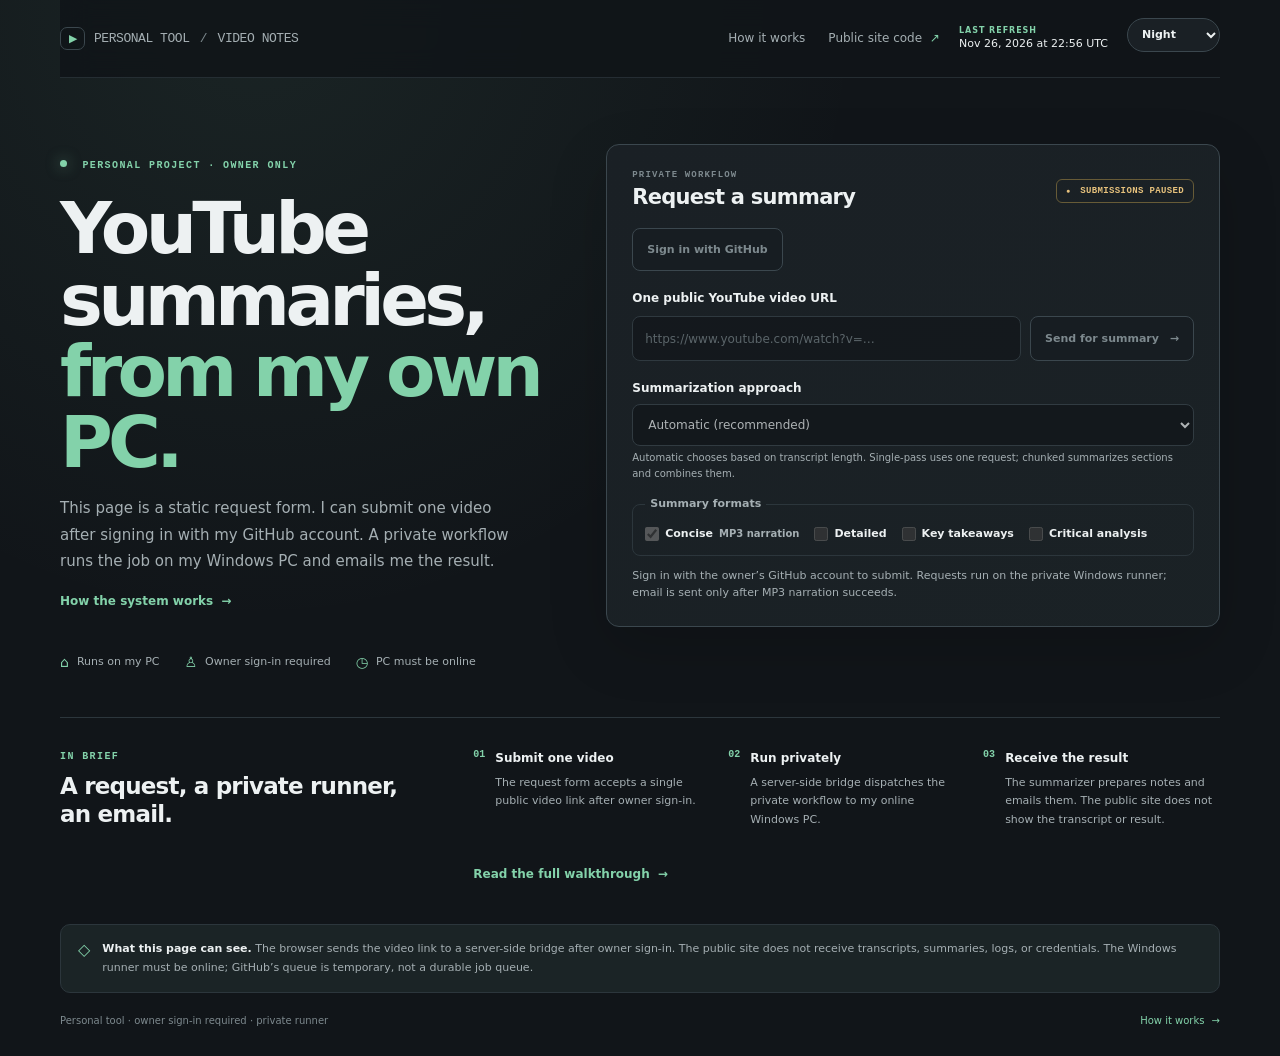
<file: index.html>
<!doctype html>
<html lang="en" data-theme="night">
  <head>
    <meta charset="utf-8">
    <meta name="viewport" content="width=device-width, initial-scale=1">
    <meta name="theme-color" content="#111519">
    <meta name="referrer" content="no-referrer">
    <meta http-equiv="Content-Security-Policy" content="default-src 'self'; script-src 'self'; style-src 'self'; connect-src 'self' https://youtubesum-submit.csibi-levente14.workers.dev; img-src 'self' data:; font-src 'self'; object-src 'none'; base-uri 'none'; form-action 'self'">
    <meta name="description" content="A personal YouTube summarizer. Requests are owner-only and processing runs on a private Windows PC.">
    <title>YouTube Summary Desk · Personal project</title>
    <link rel="stylesheet" href="styles.css">
    <link rel="stylesheet" href="theme.css">
    <script src="theme.js" defer></script>
  </head>
  <body>
    <main class="shell">
      <header class="topbar">
        <a class="brand" href="./" aria-label="YouTube Summary Desk home">
          <span class="brand-mark" aria-hidden="true">▶</span>
          <span>PERSONAL TOOL <span class="brand-divider">/</span> VIDEO NOTES</span>
        </a>
        <div class="topbar-tools">
          <nav class="topnav" aria-label="Main navigation">
            <a href="how-it-works.html">How it works</a>
            <a class="github-link" href="https://github.com/leweex95/youtubesum-pages" target="_blank" rel="noreferrer">Public site code <span aria-hidden="true">↗</span></a>
          </nav>
          <span class="site-updated"><span class="site-updated-label">LAST REFRESH</span><time id="site-refreshed" datetime="2026-11-26T22:56:05Z">Nov 26, 2026 at 22:56 UTC</time></span>
          <label class="theme-picker"><span class="sr-only">Color theme</span><select id="theme-select" aria-label="Color theme"><option value="night">Night</option><option value="sage">Sage</option><option value="paper">Paper</option></select></label>
        </div>
      </header>

      <section class="hero" aria-labelledby="page-title">
        <div class="hero-grid">
          <div class="hero-copy">
            <p class="eyebrow"><span class="pulse" aria-hidden="true"></span> PERSONAL PROJECT · OWNER ONLY</p>
            <h1 id="page-title">YouTube summaries,<br><span>from my own PC.</span></h1>
            <p class="intro">This page is a static request form. I can submit one video after signing in with my GitHub account. A private workflow runs the job on my Windows PC and emails me the result.</p>
            <a class="text-link hero-link" href="how-it-works.html">How the system works <span aria-hidden="true">→</span></a>
          </div>

          <div class="request-card" id="request" aria-labelledby="request-title">
          <div class="card-heading">
            <div>
              <p class="card-kicker">PRIVATE WORKFLOW</p>
              <h2 id="request-title">Request a summary</h2>
            </div>
            <span id="bridge-badge" class="setup-badge"><span aria-hidden="true">●</span> SUBMISSIONS PAUSED</span>
          </div>
          <div class="auth-row">
            <button id="sign-in" type="button" disabled>Sign in with GitHub</button>
            <button id="sign-out" class="secondary-button" type="button" hidden>Sign out</button>
          </div>
          <form id="request-form">
            <label for="video-url">One public YouTube video URL</label>
            <div class="request-row">
              <input id="video-url" name="youtube_url" type="url" inputmode="url" autocomplete="url" placeholder="https://www.youtube.com/watch?v=…" required disabled aria-describedby="setup-note">
              <button id="submit-request" type="submit" disabled>Send for summary <span aria-hidden="true">→</span></button>
            </div>
            <div class="request-options">
              <label for="summary-mode">Summarization approach</label>
              <select id="summary-mode" name="summary_mode" disabled>
                <option value="auto">Automatic (recommended)</option>
                <option value="single">Single-pass</option>
                <option value="chunked">Chunked, then synthesized</option>
              </select>
              <p class="option-help">Automatic chooses based on transcript length. Single-pass uses one request; chunked summarizes sections and combines them.</p>
              <fieldset id="summary-formats" disabled>
                <legend>Summary formats</legend>
                <label><input type="checkbox" name="format" value="concise" checked> Concise <span>MP3 narration</span></label>
                <label><input type="checkbox" name="format" value="detailed"> Detailed</label>
                <label><input type="checkbox" name="format" value="key_takeaways"> Key takeaways</label>
                <label><input type="checkbox" name="format" value="critical"> Critical analysis</label>
              </fieldset>
              <section id="prompt-editor" class="prompt-editor" aria-label="Prompt templates" hidden>
                <h3>Prompt templates <span>Optional · applies to this request only</span></h3>
                <p>Open a summary or chunking prompt to inspect or edit it. Edits apply to this request only; keep the required placeholders <code>{transcript}</code> and <code>{output_language}</code>.</p>
                <div id="prompt-list"></div>
              </section>
            </div>
          </form>
          <p id="setup-note" class="setup-note" role="status" aria-live="polite">Sign in with the owner’s GitHub account to submit. Requests run on the private Windows runner; email is sent only after MP3 narration succeeds.</p>
          <section id="progress-panel" class="progress-panel" aria-live="polite" hidden>
            <div class="progress-heading"><span id="progress-spinner" class="spinner" aria-hidden="true" hidden></span><h3 id="progress-title">Request progress</h3><button id="cancel-request" class="cancel-button secondary-button" type="button" hidden>Cancel request</button></div>
            <ol id="progress-feed" class="progress-feed"></ol>
            <a id="actions-link" class="actions-link" href="https://github.com/leweex95/youtubesum/actions/workflows/summarize.yml" target="_blank" rel="noopener noreferrer">Open private Actions status <span aria-hidden="true">↗</span></a>
          </section>
          </div>

        </div>
        <div class="trust-row" aria-label="Service properties">
          <div><span class="trust-icon" aria-hidden="true">⌂</span><span>Runs on my PC</span></div>
          <div><span class="trust-icon" aria-hidden="true">♙</span><span>Owner sign-in required</span></div>
          <div><span class="trust-icon" aria-hidden="true">◷</span><span>PC must be online</span></div>
        </div>
      </section>

      <section class="how" aria-labelledby="how-title">
        <div class="section-intro">
          <p class="eyebrow">IN BRIEF</p>
          <h2 id="how-title">A request, a private runner, an email.</h2>
        </div>
        <ol class="steps">
          <li><span class="step-number">01</span><div><h3>Submit one video</h3><p>The request form accepts a single public video link after owner sign-in.</p></div></li>
          <li><span class="step-number">02</span><div><h3>Run privately</h3><p>A server-side bridge dispatches the private workflow to my online Windows PC.</p></div></li>
          <li><span class="step-number">03</span><div><h3>Receive the result</h3><p>The summarizer prepares notes and emails them. The public site does not show the transcript or result.</p></div></li>
        </ol>
        <a class="text-link" href="how-it-works.html">Read the full walkthrough <span aria-hidden="true">→</span></a>
      </section>

      <aside class="privacy-note">
        <span class="privacy-icon" aria-hidden="true">◇</span>
        <p><strong>What this page can see.</strong> The browser sends the video link to a server-side bridge after owner sign-in. The public site does not receive transcripts, summaries, logs, or credentials. The Windows runner must be online; GitHub’s queue is temporary, not a durable job queue.</p>
      </aside>

      <footer>
        <span>Personal tool · owner sign-in required · private runner</span>
        <a href="how-it-works.html">How it works <span aria-hidden="true">→</span></a>
      </footer>
    </main>
    <script src="app.js" defer></script>
  </body>
</html>
</file>
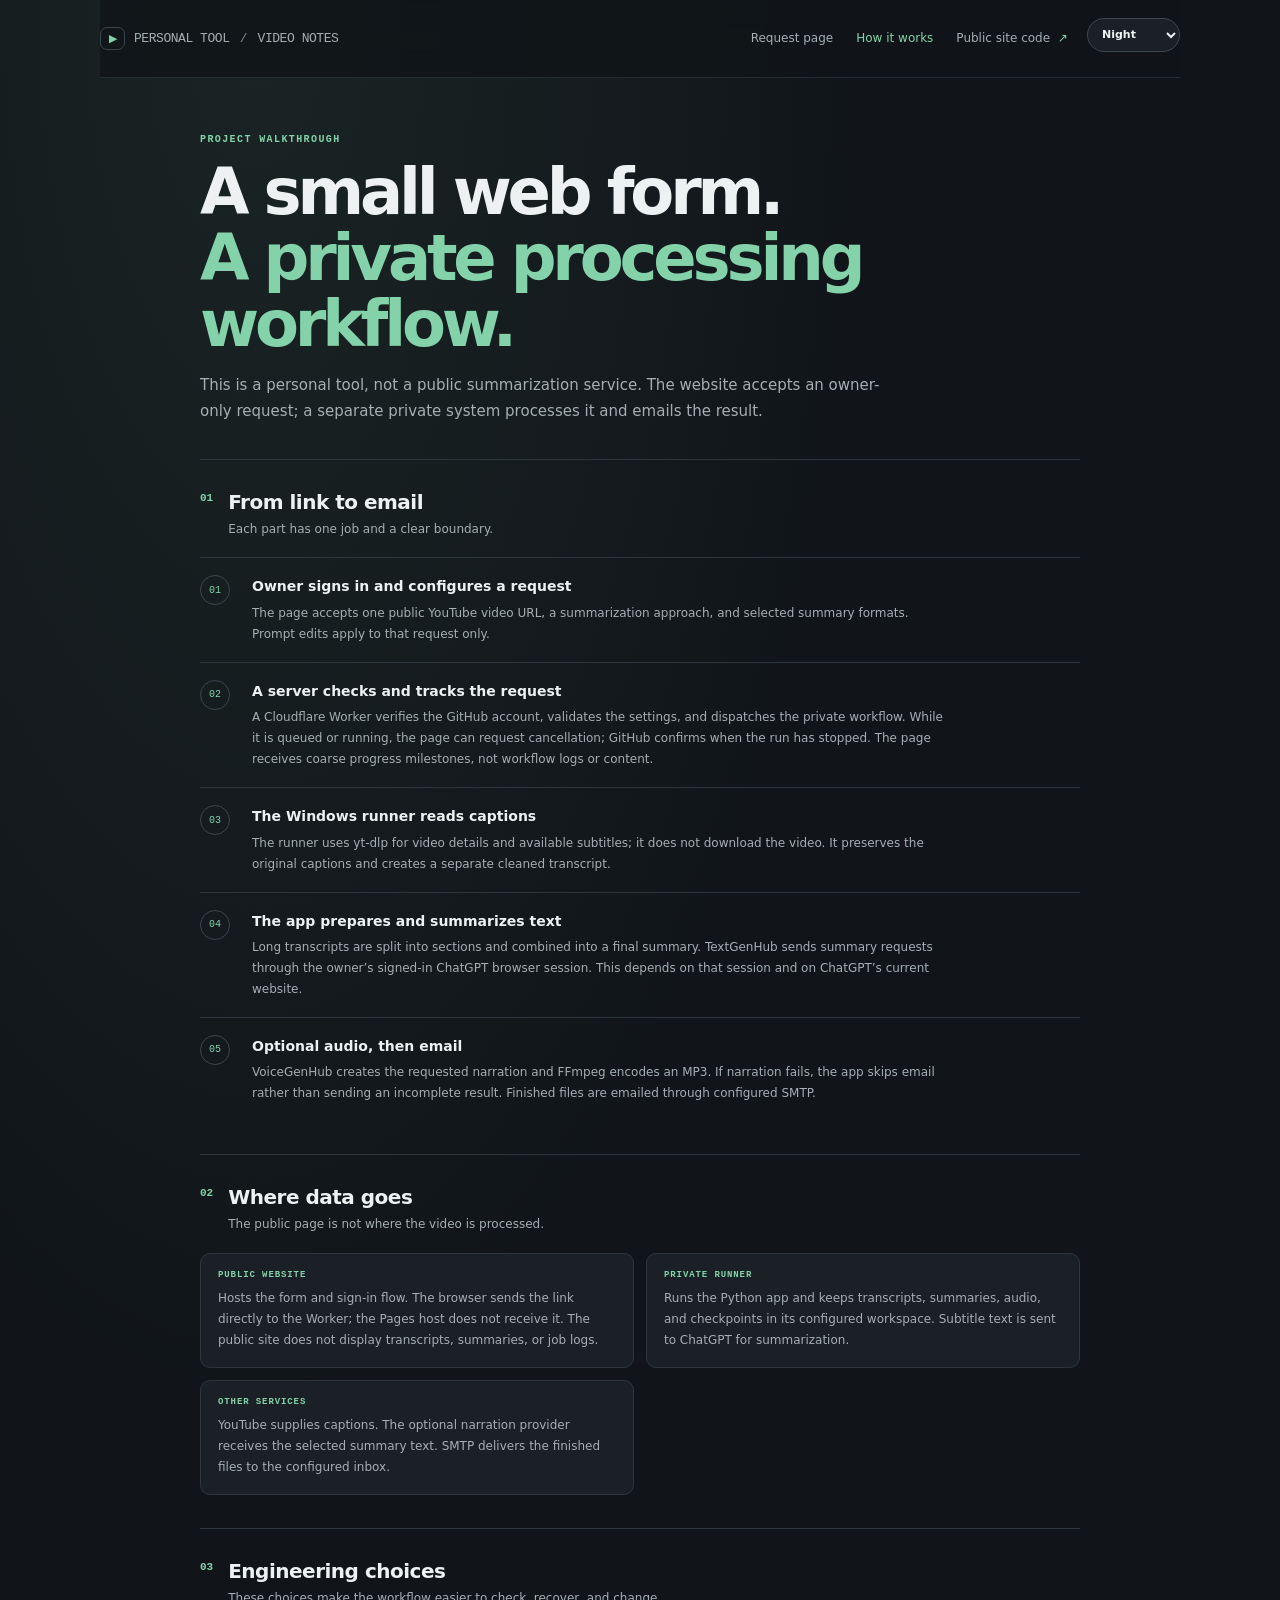
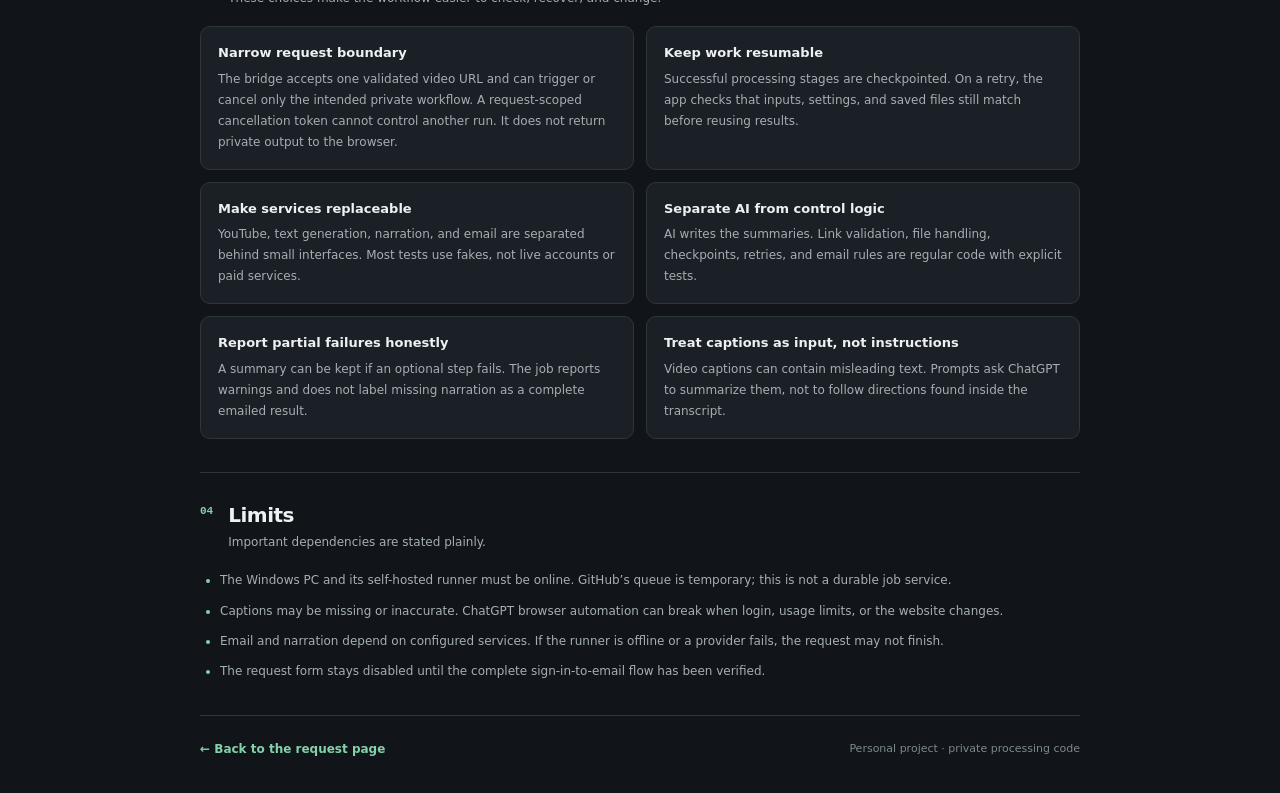
<file: how-it-works.html>
<!doctype html>
<html lang="en" data-theme="night">
  <head>
    <meta charset="utf-8">
    <meta name="viewport" content="width=device-width, initial-scale=1">
    <meta name="theme-color" content="#111519">
    <meta name="referrer" content="no-referrer">
    <meta http-equiv="Content-Security-Policy" content="default-src 'self'; script-src 'self'; style-src 'self'; connect-src 'self'; img-src 'self' data:; font-src 'self'; object-src 'none'; base-uri 'none'; form-action 'self'">
    <meta name="description" content="A plain-language walkthrough of the private YouTube summarizer, its data boundaries, and engineering choices.">
    <title>How it works · YouTube Summary Desk</title>
    <link rel="stylesheet" href="styles.css">
    <link rel="stylesheet" href="theme.css">
    <script src="theme.js" defer></script>
  </head>
  <body>
    <main class="shell walkthrough-shell">
      <header class="topbar">
        <a class="brand" href="./" aria-label="YouTube Summary Desk home">
          <span class="brand-mark" aria-hidden="true">▶</span>
          <span>PERSONAL TOOL <span class="brand-divider">/</span> VIDEO NOTES</span>
        </a>
        <div class="topbar-tools">
          <nav class="topnav" aria-label="Main navigation">
            <a href="./">Request page</a>
            <a class="current" href="how-it-works.html" aria-current="page">How it works</a>
            <a class="github-link" href="https://github.com/leweex95/youtubesum-pages" target="_blank" rel="noreferrer">Public site code <span aria-hidden="true">↗</span></a>
          </nav>
          <label class="theme-picker"><span class="sr-only">Color theme</span><select id="theme-select" aria-label="Color theme"><option value="night">Night</option><option value="sage">Sage</option><option value="paper">Paper</option></select></label>
        </div>
      </header>

      <article class="walkthrough">
        <header class="walkthrough-intro">
          <p class="eyebrow">PROJECT WALKTHROUGH</p>
          <h1>A small web form.<br><span>A private processing workflow.</span></h1>
          <p>This is a personal tool, not a public summarization service. The website accepts an owner-only request; a separate private system processes it and emails the result.</p>
        </header>

        <section class="walk-section" aria-labelledby="flow-title">
          <div class="walk-heading"><span class="walk-index">01</span><div><h2 id="flow-title">From link to email</h2><p>Each part has one job and a clear boundary.</p></div></div>
          <ol class="flow-list">
            <li><span>01</span><div><h3>Owner signs in and configures a request</h3><p>The page accepts one public YouTube video URL, a summarization approach, and selected summary formats. Prompt edits apply to that request only.</p></div></li>
            <li><span>02</span><div><h3>A server checks and tracks the request</h3><p>A Cloudflare Worker verifies the GitHub account, validates the settings, and dispatches the private workflow. While it is queued or running, the page can request cancellation; GitHub confirms when the run has stopped. The page receives coarse progress milestones, not workflow logs or content.</p></div></li>
            <li><span>03</span><div><h3>The Windows runner reads captions</h3><p>The runner uses yt-dlp for video details and available subtitles; it does not download the video. It preserves the original captions and creates a separate cleaned transcript.</p></div></li>
            <li><span>04</span><div><h3>The app prepares and summarizes text</h3><p>Long transcripts are split into sections and combined into a final summary. TextGenHub sends summary requests through the owner’s signed-in ChatGPT browser session. This depends on that session and on ChatGPT’s current website.</p></div></li>
            <li><span>05</span><div><h3>Optional audio, then email</h3><p>VoiceGenHub creates the requested narration and FFmpeg encodes an MP3. If narration fails, the app skips email rather than sending an incomplete result. Finished files are emailed through configured SMTP.</p></div></li>
          </ol>
        </section>

        <section class="walk-section" aria-labelledby="boundaries-title">
          <div class="walk-heading"><span class="walk-index">02</span><div><h2 id="boundaries-title">Where data goes</h2><p>The public page is not where the video is processed.</p></div></div>
          <div class="boundary-grid">
            <div><span class="boundary-label">Public website</span><p>Hosts the form and sign-in flow. The browser sends the link directly to the Worker; the Pages host does not receive it. The public site does not display transcripts, summaries, or job logs.</p></div>
            <div><span class="boundary-label">Private runner</span><p>Runs the Python app and keeps transcripts, summaries, audio, and checkpoints in its configured workspace. Subtitle text is sent to ChatGPT for summarization.</p></div>
            <div><span class="boundary-label">Other services</span><p>YouTube supplies captions. The optional narration provider receives the selected summary text. SMTP delivers the finished files to the configured inbox.</p></div>
          </div>
        </section>

        <section class="walk-section" aria-labelledby="design-title">
          <div class="walk-heading"><span class="walk-index">03</span><div><h2 id="design-title">Engineering choices</h2><p>These choices make the workflow easier to check, recover, and change.</p></div></div>
          <div class="design-grid">
            <div><h3>Narrow request boundary</h3><p>The bridge accepts one validated video URL and can trigger or cancel only the intended private workflow. A request-scoped cancellation token cannot control another run. It does not return private output to the browser.</p></div>
            <div><h3>Keep work resumable</h3><p>Successful processing stages are checkpointed. On a retry, the app checks that inputs, settings, and saved files still match before reusing results.</p></div>
            <div><h3>Make services replaceable</h3><p>YouTube, text generation, narration, and email are separated behind small interfaces. Most tests use fakes, not live accounts or paid services.</p></div>
            <div><h3>Separate AI from control logic</h3><p>AI writes the summaries. Link validation, file handling, checkpoints, retries, and email rules are regular code with explicit tests.</p></div>
            <div><h3>Report partial failures honestly</h3><p>A summary can be kept if an optional step fails. The job reports warnings and does not label missing narration as a complete emailed result.</p></div>
            <div><h3>Treat captions as input, not instructions</h3><p>Video captions can contain misleading text. Prompts ask ChatGPT to summarize them, not to follow directions found inside the transcript.</p></div>
          </div>
        </section>

        <section class="walk-section limits" aria-labelledby="limits-title">
          <div class="walk-heading"><span class="walk-index">04</span><div><h2 id="limits-title">Limits</h2><p>Important dependencies are stated plainly.</p></div></div>
          <ul>
            <li>The Windows PC and its self-hosted runner must be online. GitHub’s queue is temporary; this is not a durable job service.</li>
            <li>Captions may be missing or inaccurate. ChatGPT browser automation can break when login, usage limits, or the website changes.</li>
            <li>Email and narration depend on configured services. If the runner is offline or a provider fails, the request may not finish.</li>
            <li>The request form stays disabled until the complete sign-in-to-email flow has been verified.</li>
          </ul>
        </section>

        <footer class="walk-footer">
          <a class="back-link" href="./">← Back to the request page</a>
          <span>Personal project · private processing code</span>
        </footer>
      </article>
    </main>
  </body>
</html>
</file>
<file: styles.css>
:root {
  color-scheme: dark;
  --bg: #101511;
  --panel: #171e19;
  --panel-soft: #1b241e;
  --line: #2a352d;
  --text: #eff3ed;
  --muted: #a2afa4;
  --faint: #718076;
  --green: #a7e4a0;
  --green-dark: #1e3322;
  --mono: 'DM Mono', 'Cascadia Code', monospace;
  --sans: 'DM Sans', 'Segoe UI', sans-serif;
  --display: 'Manrope', 'Segoe UI', sans-serif;
}

* { box-sizing: border-box; }

body {
  margin: 0;
  background:
    radial-gradient(ellipse at 50% 0%, rgba(91, 142, 86, .12), transparent 42rem),
    var(--bg);
  color: var(--text);
  font-family: var(--sans);
  -webkit-font-smoothing: antialiased;
}

a { color: inherit; text-decoration: none; }

.shell { width: min(100% - 48px, 1040px); margin: 0 auto; }
.topbar { height: 78px; display: flex; align-items: center; justify-content: space-between; border-bottom: 1px solid rgba(255,255,255,.08); }
.brand { display: inline-flex; align-items: center; gap: 11px; color: #c6d0c7; font: 500 10px var(--mono); letter-spacing: .09em; }
.brand-mark { display: grid; width: 27px; height: 27px; place-items: center; border: 1px solid #415345; border-radius: 8px; color: var(--green); font-size: 10px; }
.brand-divider { color: #57665a; padding: 0 3px; }
.github-link, footer a { color: #bac5bb; font-size: 12px; transition: color .2s; }
.github-link:hover, footer a:hover { color: var(--green); }
.github-link span, footer a span { padding-left: 5px; color: var(--green); }

.hero { padding: 91px 0 75px; text-align: center; }
.eyebrow { margin: 0; color: var(--green); font: 10px var(--mono); letter-spacing: .14em; }
.pulse { display: inline-block; width: 7px; height: 7px; margin: 0 8px 1px 0; border-radius: 50%; background: var(--green); box-shadow: 0 0 12px rgba(167,228,160,.55); }
h1 { margin: 23px 0 15px; font: 800 clamp(56px, 8vw, 82px)/.99 var(--display); letter-spacing: -.075em; }
h1 span { color: var(--green); }
.intro { max-width: 500px; margin: 0 auto; color: var(--muted); font-size: 15px; line-height: 1.75; }

.request-card { width: min(100%, 690px); margin: 40px auto 0; padding: 24px; text-align: left; background: linear-gradient(145deg, #1b241e, #161c18); border: 1px solid #354238; border-radius: 14px; box-shadow: 0 22px 70px rgba(0,0,0,.2); }
.card-heading { display: flex; justify-content: space-between; align-items: flex-start; gap: 16px; margin-bottom: 22px; }
.card-kicker { margin: 0 0 7px; color: var(--faint); font: 9px var(--mono); letter-spacing: .13em; }
.card-heading h2, .section-intro h2 { margin: 0; font: 700 20px var(--display); letter-spacing: -.035em; }
.setup-badge { margin-top: 2px; padding: 7px 9px; border: 1px solid #554b2d; border-radius: 5px; color: #d4bc7c; font: 9px var(--mono); letter-spacing: .05em; white-space: nowrap; }
.setup-badge[data-state="ready"] { border-color: #36533a; color: var(--green); }
.setup-badge[data-state="error"] { border-color: #654040; color: #f0aaaa; }
.setup-badge span { padding-right: 4px; font-size: 7px; }
label { display: block; margin: 0 0 8px; color: #c5cec6; font-size: 11px; font-weight: 600; }
.request-row { display: flex; gap: 9px; }
input { min-width: 0; flex: 1; height: 45px; padding: 0 13px; border: 1px solid #303b33; border-radius: 7px; background: #111713; color: var(--text); font: 12px var(--sans); }
input::placeholder { color: #68756b; }
input:disabled { opacity: .72; }
button { flex: 0 0 auto; height: 45px; padding: 0 15px; border: 1px solid #47614a; border-radius: 7px; background: #2a402d; color: #d0e9ce; font: 600 11px var(--sans); }
button:disabled { cursor: not-allowed; opacity: .65; }
button:not(:disabled) { cursor: pointer; }
button:not(:disabled):hover { border-color: var(--green); }
button span { padding-left: 8px; }
.auth-row { display: flex; gap: 9px; margin: 0 0 18px; }
.secondary-button { border-color: #3a463d; background: #202822; color: #bac5bb; }
.setup-note { margin: 11px 0 0; color: #89968b; font-size: 11px; }
.setup-note[data-state="error"] { color: #f0aaaa; }
.setup-note[data-state="success"] { color: var(--green); }
.setup-note a { color: var(--green); text-decoration: underline; text-underline-offset: 3px; }

.request-options { display: grid; gap: 15px; margin-top: 20px; }
.request-options > label { margin-bottom: -8px; }
.request-options select { width: 100%; min-height: 43px; padding: 0 11px; border: 1px solid #c7d0c7; border-radius: 5px; background: #fff; color: var(--text); font: 14px var(--sans); }
.request-options > input { width: 100%; height: 43px; flex: initial; border-color: #c7d0c7; border-radius: 5px; background: #fff; color: var(--text); font: 14px var(--sans); }
.option-help { margin: -11px 0 0; color: var(--muted); font-size: 11px; }
.request-options fieldset { display: flex; flex-wrap: wrap; gap: 9px 18px; margin: 0; padding: 12px; border: 1px solid var(--line); border-radius: 5px; }
.request-options legend { padding: 0 5px; color: #414b42; font-size: 12px; font-weight: 650; }
.request-options fieldset label { display: inline-flex; align-items: center; gap: 6px; margin: 0; color: var(--text); font-size: 12px; }
.request-options fieldset input[type="checkbox"] { flex: 0 0 auto; width: 15px; height: 15px; margin: 0; accent-color: var(--green); }
.request-options fieldset label span { color: var(--muted); font-size: 11px; }
.prompt-editor { border-top: 1px solid var(--line); padding-top: 14px; }
.prompt-editor h3 { margin: 0 0 5px; font-size: 14px; }
.prompt-editor h3 span { display: inline-block; margin-left: 7px; color: var(--muted); font-size: 11px; font-weight: 400; }
.prompt-editor > p { margin: 0 0 10px; color: var(--muted); font-size: 12px; }
.prompt-editor code { color: var(--green); }
.prompt-item { margin-top: 7px; border: 1px solid var(--line); border-radius: 5px; background: #fafbf8; }
.prompt-item summary { padding: 9px 11px; color: #344239; cursor: pointer; font-size: 12px; font-weight: 650; text-transform: capitalize; }
.prompt-item label { padding: 0 10px 10px; font-size: 11px; }
.prompt-item textarea { display: block; width: 100%; min-height: 160px; margin-top: 6px; padding: 10px; resize: vertical; border: 1px solid #c7d0c7; border-radius: 4px; background: #fff; color: #29322b; font: 12px/1.55 var(--mono); }
.progress-panel { margin-top: 17px; padding: 13px 15px; border: 1px solid #d0dbd0; border-radius: 6px; background: #f3f7f1; }
.progress-heading { display: flex; align-items: center; gap: 9px; }
.progress-heading h3 { margin: 0; color: #28382b; font-size: 13px; }
.cancel-button { min-height: 34px; height: auto; margin-left: auto; padding: 6px 10px; border-color: #d5b7b3; background: #fff8f6; color: #8b3028; font-size: 11px; }
.cancel-button:not(:disabled):hover { border-color: #9b3027; background: #f9e9e6; }
.cancel-button:disabled { border-color: #d5c9c7; background: #f0eceb; color: #776d6b; }
.spinner { width: 16px; height: 16px; flex: 0 0 auto; border: 2px solid #c8d8c9; border-top-color: var(--green); border-radius: 50%; animation: spin .8s linear infinite; }
.progress-feed { display: grid; gap: 5px; margin: 10px 0; padding-left: 20px; color: var(--muted); font-size: 12px; }
.progress-feed li[data-state="success"], .progress-feed li[data-state="complete"] { color: var(--green); }
.progress-feed li[data-state="failure"], .progress-feed li[data-state="failed"] { color: #9b3027; }
.actions-link { color: var(--green); font-size: 12px; text-decoration: underline; text-underline-offset: 3px; }
.actions-link span { padding-left: 4px; }
@keyframes spin { to { transform: rotate(360deg); } }

.trust-row { display: flex; justify-content: center; flex-wrap: wrap; gap: 27px; margin-top: 28px; color: #a9b5ab; font-size: 11px; }
.trust-row > div { display: flex; align-items: center; gap: 8px; }
.trust-icon { color: var(--green); font-size: 14px; }

.how { display: grid; grid-template-columns: .78fr 1.6fr; gap: 45px; padding: 33px 0 42px; border-top: 1px solid rgba(255,255,255,.09); }
.section-intro .eyebrow { margin-bottom: 12px; }
.section-intro h2 { font-size: 22px; }
.steps { display: grid; grid-template-columns: repeat(3, 1fr); gap: 22px; padding: 0; margin: 0; list-style: none; }
.steps li { display: flex; gap: 11px; }
.step-number { color: var(--green); font: 10px var(--mono); }
.steps h3 { margin: 0 0 7px; font-size: 12px; font-weight: 600; }
.steps p { margin: 0; color: var(--muted); font-size: 11px; line-height: 1.65; }

.privacy-note { display: flex; align-items: flex-start; gap: 13px; padding: 16px 18px; border: 1px solid #2e3b31; border-radius: 9px; background: rgba(29,43,32,.55); }
.privacy-icon { color: var(--green); font-size: 17px; line-height: 1.2; }
.privacy-note p { margin: 0; color: #a9b5ab; font-size: 11px; line-height: 1.7; }
.privacy-note strong { color: #d8e6d8; font-weight: 600; }
footer { display: flex; justify-content: space-between; gap: 15px; padding: 23px 0 30px; color: var(--faint); font-size: 10px; }
footer a { font-size: 10px; }

@media (max-width: 700px) {
  .shell { width: min(100% - 32px, 520px); }
  .topbar { height: 66px; }
  .brand { font-size: 8px; gap: 8px; }
  .github-link { font-size: 10px; }
  .hero { padding: 72px 0 54px; }
  .intro { max-width: 410px; font-size: 13px; }
  .request-card { margin-top: 31px; padding: 19px; }
  .request-row { flex-direction: column; }
  button { width: 100%; }
  .progress-heading { flex-wrap: wrap; }
  .cancel-button { width: auto; margin-left: auto; }
  .trust-row { gap: 13px 20px; font-size: 10px; }
  .how { display: block; padding: 28px 0 33px; }
  .steps { grid-template-columns: 1fr; gap: 19px; margin-top: 25px; }
  .steps p { max-width: 340px; }
}

@media (max-width: 380px) {
  .brand { letter-spacing: .03em; }
  .brand-divider { display: none; }
  .github-link { font-size: 9px; }
  .card-heading { display: block; }
  .setup-badge { display: inline-block; margin-top: 13px; }
  footer { flex-direction: column; }
}

/* A calmer, readable layout that states what the service does. */
:root {
  color-scheme: light;
  --bg: #f4f4ef;
  --panel: #fff;
  --panel-soft: #ecefe8;
  --line: #d8ddd5;
  --text: #242922;
  --muted: #5c655d;
  --faint: #717a71;
  --green: #24633e;
  --green-dark: #e7efe7;
  --mono: 'Cascadia Code', 'SFMono-Regular', Consolas, monospace;
  --sans: 'Segoe UI', Arial, sans-serif;
  --display: Georgia, 'Times New Roman', serif;
}
body { background: var(--bg); color: var(--text); font-size: 15px; line-height: 1.6; }
.shell { width: min(100% - 56px, 1100px); }
.topbar { height: 78px; border-bottom-color: var(--line); }
.brand { color: #3d473f; font-size: 11px; }
.brand-mark { border-color: #b5c3b7; border-radius: 6px; color: var(--green); }
.brand-divider { color: #9ca69d; }
.topnav { display: flex; align-items: center; gap: 25px; }
.topnav a { color: var(--muted); font-size: 13px; text-decoration: none; }
.topnav a:hover, .topnav a.current { color: var(--green); }
.github-link, footer a { color: var(--green); font-size: 13px; }
.github-link span, footer a span { color: var(--green); }
.hero { padding: 68px 0 54px; text-align: left; }
.hero-grid { display: grid; grid-template-columns: minmax(0, .9fr) minmax(400px, 1.1fr); gap: clamp(34px, 6vw, 78px); align-items: center; }
.hero-copy { max-width: 500px; }
.eyebrow { color: var(--green); font-size: 11px; line-height: 1.5; }
.pulse { width: 7px; height: 7px; background: var(--green); box-shadow: none; }
h1 { margin: 22px 0 17px; font-size: clamp(45px, 5.6vw, 66px); line-height: 1.02; letter-spacing: -.045em; }
h1 span { color: var(--green); }
.intro { max-width: 460px; margin: 0; color: var(--muted); font-size: 16px; line-height: 1.75; }
.text-link, .back-link { display: inline-flex; align-items: center; gap: 8px; color: var(--green); font-size: 13px; font-weight: 650; text-decoration: none; }
.text-link:hover, .back-link:hover { text-decoration: underline; text-underline-offset: 4px; }
.hero-link { margin-top: 19px; }
.request-card { width: 100%; margin: 0; padding: 25px; background: var(--panel); border: 1px solid var(--line); border-radius: 8px; box-shadow: 0 10px 32px rgb(30 50 32 / 6%); }
.card-kicker { color: var(--faint); font-size: 10px; }
.card-heading { align-items: center; margin-bottom: 20px; }
.card-heading h2, .section-intro h2 { color: var(--text); font-size: 22px; }
.setup-badge { border-color: #d9c99a; border-radius: 4px; color: #6b571b; font-size: 10px; }
.setup-badge[data-state="ready"] { border-color: #b9d2bd; color: var(--green); }
.setup-badge[data-state="error"] { border-color: #ddb9b5; color: #9b3027; }
label { color: #414b42; font-size: 13px; }
.request-row { gap: 10px; }
input { height: 48px; border-color: #c7d0c7; border-radius: 5px; background: #fff; color: var(--text); font-size: 14px; }
input::placeholder { color: #7b857c; }
input:focus-visible, button:focus-visible, a:focus-visible { outline: 3px solid rgb(36 99 62 / 28%); outline-offset: 3px; }
button { min-height: 48px; height: auto; border-color: var(--green); border-radius: 5px; background: var(--green); color: #fff; font-size: 13px; }
.cancel-button.secondary-button { min-height: 36px; border-color: #d5b7b3; background: #fff8f6; color: #8b3028; font-size: 11px; }
.cancel-button.secondary-button:disabled { border-color: #d5c9c7; background: #f0eceb; color: #776d6b; }
button:disabled { border-color: #c6cec6; background: #e5e9e4; color: #616a62; opacity: 1; }
button:not(:disabled):hover { border-color: #174b2d; background: #174b2d; }
.secondary-button { border-color: #c7d0c7; background: #f4f6f2; color: #3e4a40; }
.setup-note { color: var(--muted); font-size: 13px; line-height: 1.55; }
.setup-note[data-state="error"] { color: #9b3027; }
.setup-note[data-state="success"] { color: var(--green); }
.trust-row { justify-content: flex-start; gap: 26px; margin-top: 28px; color: #4e594f; font-size: 12px; }
.trust-icon { color: var(--green); font-size: 15px; }
.how { grid-template-columns: .8fr 1.6fr; gap: 42px; padding: 34px 0 20px; border-top-color: var(--line); }
.section-intro .eyebrow { margin-bottom: 9px; }
.section-intro h2 { font-size: 25px; line-height: 1.2; }
.steps { gap: 20px; }
.steps li { gap: 12px; }
.step-number { color: var(--green); font-size: 11px; }
.steps h3 { color: #313a32; font-size: 14px; }
.steps p { color: var(--muted); font-size: 13px; line-height: 1.65; }
.how > .text-link { grid-column: 2; justify-self: start; margin-top: 20px; }
.privacy-note { margin-top: 20px; padding: 17px 19px; border-color: #d0dbd0; border-radius: 6px; background: #e9efe8; }
.privacy-icon { color: var(--green); }
.privacy-note p { color: #48554a; font-size: 13px; line-height: 1.7; }
.privacy-note strong { color: #28382b; }
footer { padding: 22px 0 28px; color: var(--faint); font-size: 12px; }
footer a { font-size: 12px; }
.view-tabs { display: flex; gap: 8px; margin: 22px 0 0; border-bottom: 1px solid var(--line); }
.view-tabs .view-tab { min-height: 39px; padding: 7px 14px; border: 1px solid transparent; border-radius: 5px 5px 0 0; background: transparent; color: var(--muted); font-size: 12px; }
.view-tabs .view-tab.active { border-color: var(--line); border-bottom-color: var(--bg); background: var(--bg); color: var(--green); }
.view-tabs .view-tab:disabled { color: var(--faint); }
.library-view { min-height: 65vh; padding: 35px 0 52px; }
.library-heading, .library-detail-heading { display: flex; align-items: flex-start; justify-content: space-between; gap: 20px; }
.library-heading h1 { margin: 4px 0 10px; font-size: clamp(36px, 4.8vw, 54px); }
.library-heading .intro { max-width: 650px; }
.library-controls { display: grid; gap: 9px; max-width: 760px; margin: 23px 0 12px; }
.library-controls h2 { margin: 5px 0 8px; font-size: 14px; }
.library-controls > input { width: 100%; }
.keyword-filters { display: flex; flex-wrap: wrap; gap: 7px; }
.keyword-filter { min-height: 30px; height: auto; padding: 4px 10px; border: 1px solid #c7d0c7; border-radius: 20px; background: #fff; color: #405044; font-size: 11px; }
.keyword-filter[aria-pressed="true"] { border-color: var(--green); background: var(--green); color: #fff; }
.library-count { margin: 16px 0 9px; color: var(--muted); font-size: 12px; }
.library-list { display: grid; gap: 9px; }
.library-item { padding: 15px 17px; border: 1px solid var(--line); border-radius: 6px; background: var(--panel); }
.library-item-heading { display: flex; justify-content: space-between; gap: 14px; align-items: baseline; }
.library-item h2 { margin: 0; font-size: 16px; line-height: 1.4; }
.library-item-date { flex: 0 0 auto; color: var(--faint); font-size: 11px; }
.library-item .keyword-filters { margin-top: 9px; }
.library-item .keyword-filter { min-height: 25px; padding: 2px 8px; font-size: 10px; }
.open-summary { min-height: 32px; margin-top: 10px; padding: 4px 10px; font-size: 11px; }
.load-more { display: block; margin: 18px auto; }
.library-detail { margin-top: 26px; padding: 20px; border: 1px solid var(--line); border-radius: 7px; background: var(--panel); }
.library-detail-heading { align-items: baseline; margin-bottom: 12px; }
.library-detail-heading h2 { margin: 0; font-size: 21px; }
.library-detail > .keyword-filters { margin-bottom: 15px; }
.library-detail select { width: 100%; min-height: 42px; margin: 5px 0 14px; padding: 0 10px; border: 1px solid #c7d0c7; border-radius: 5px; background: #fff; color: var(--text); font: 14px var(--sans); }
.summary-content { overflow-wrap: anywhere; white-space: pre-wrap; color: #303a31; font: 13px/1.75 var(--sans); }
.library-empty { padding: 22px; border: 1px dashed #c7d0c7; border-radius: 6px; color: var(--muted); text-align: center; }

/* Walkthrough page */
.walkthrough-shell { width: min(100% - 56px, 1080px); }
.walkthrough { max-width: 850px; margin: 0 auto; }
.walkthrough-intro { padding: 57px 0 37px; border-bottom: 1px solid var(--line); }
.walkthrough-intro h1 { max-width: 760px; margin: 13px 0 14px; font-size: clamp(42px, 6vw, 62px); line-height: 1.05; }
.walkthrough-intro h1 span { color: var(--green); }
.walkthrough-intro > p:last-child { max-width: 680px; margin: 0; color: var(--muted); font-size: 16px; line-height: 1.75; }
.walk-section { padding: 32px 0 35px; border-bottom: 1px solid var(--line); }
.walk-heading { display: flex; gap: 15px; margin-bottom: 20px; }
.walk-index { padding-top: 2px; color: var(--green); font: 12px var(--mono); }
.walk-heading h2 { margin: 0; font-size: 21px; line-height: 1.25; letter-spacing: -.025em; }
.walk-heading p { margin: 5px 0 0; color: var(--muted); font-size: 13px; }
.flow-list { display: grid; margin: 0; padding: 0; list-style: none; }
.flow-list li { display: grid; grid-template-columns: 37px minmax(0, 1fr); gap: 14px; padding: 18px 0; border-top: 1px solid var(--line); }
.flow-list li > span { display: grid; width: 30px; height: 30px; place-items: center; border: 1px solid #b8c8ba; border-radius: 50%; color: var(--green); font: 11px var(--mono); }
.flow-list h3, .design-grid h3 { margin: 0 0 5px; color: #303a31; font-size: 15px; font-weight: 650; }
.flow-list p, .boundary-grid p, .design-grid p { max-width: 690px; margin: 0; color: var(--muted); font-size: 14px; line-height: 1.7; }
.boundary-grid, .design-grid { display: grid; grid-template-columns: repeat(2, minmax(0, 1fr)); gap: 12px; }
.boundary-grid > div, .design-grid > div { padding: 17px 18px; border: 1px solid var(--line); border-radius: 5px; background: var(--panel); }
.boundary-label { display: block; margin-bottom: 8px; color: var(--green); font: 10px var(--mono); letter-spacing: .1em; text-transform: uppercase; }
.boundary-grid p, .design-grid p { font-size: 13px; }
.design-grid h3 { font-size: 14px; }
.limits ul { display: grid; gap: 10px; margin: 0; padding-left: 20px; color: var(--muted); font-size: 14px; line-height: 1.65; }
.limits li::marker { color: var(--green); }
.walk-footer { display: flex; justify-content: space-between; gap: 20px; padding: 25px 0 36px; color: var(--faint); font-size: 12px; }
.walk-footer > span { text-align: right; }

@media (max-width: 760px) {
  .shell, .walkthrough-shell { width: min(100% - 36px, 600px); }
  .hero { padding: 48px 0 35px; }
  .hero-grid { grid-template-columns: 1fr; gap: 28px; }
  .hero-copy { max-width: 580px; }
  .request-card { max-width: 620px; }
  .how { display: block; padding-top: 27px; }
  .steps { grid-template-columns: 1fr; gap: 18px; margin-top: 22px; }
  .steps p { max-width: 540px; }
  .how > .text-link { margin-top: 20px; }
  .walkthrough-intro { padding-top: 39px; }
}
@media (max-width: 520px) {
  .shell, .walkthrough-shell { width: min(100% - 30px, 480px); }
  .topbar { min-height: 70px; height: auto; gap: 10px; flex-wrap: wrap; padding: 12px 0; }
  .brand { font-size: 9px; }
  .topnav { order: 2; width: 100%; gap: 15px; flex-wrap: wrap; }
  .topnav a { font-size: 11px; }
  .topnav .github-link { display: inline; }
  .hero { padding-top: 38px; }
  .view-tabs { margin-top: 14px; }
  .view-tabs .view-tab { flex: 1; padding-inline: 7px; font-size: 11px; }
  .library-heading, .library-item-heading, .library-detail-heading { align-items: flex-start; flex-direction: column; gap: 7px; }
  .library-detail { padding: 15px; }
  h1 { font-size: clamp(42px, 11vw, 54px); }
  .intro { font-size: 15px; }
  .request-card { padding: 18px; }
  .card-heading { display: block; }
  .setup-badge { display: inline-block; margin-top: 12px; }
  .request-row { flex-direction: column; }
  .request-row input, .request-row button, .auth-row button { width: 100%; }
  .auth-row { flex-wrap: wrap; }
  .trust-row { align-items: flex-start; flex-direction: column; gap: 10px; }
  .section-intro h2 { font-size: 22px; }
  .privacy-note { padding: 14px; }
  .walkthrough-intro { padding-top: 34px; }
  .walkthrough-intro h1 { font-size: clamp(38px, 10vw, 48px); }
  .walkthrough-intro > p:last-child { font-size: 15px; }
  .walk-section { padding: 26px 0 29px; }
  .boundary-grid, .design-grid { grid-template-columns: 1fr; }
  .flow-list li { grid-template-columns: 30px minmax(0, 1fr); gap: 10px; }
  .flow-list p, .limits ul { font-size: 13px; }
  .walk-footer { flex-direction: column; }
  .walk-footer > span { text-align: left; }
}
@media (prefers-reduced-motion: reduce) {
  *, *::before, *::after { scroll-behavior: auto !important; animation-duration: .01ms !important; animation-iteration-count: 1 !important; transition-duration: .01ms !important; }
}
</file>
<file: theme.css>
:root {
  color-scheme: dark;
  --bg: #111519;
  --panel: #1a2025;
  --panel-raised: #20272d;
  --panel-soft: #171d22;
  --line: #2c363c;
  --line-strong: #3b474e;
  --text: #edf1f2;
  --muted: #a5afb3;
  --faint: #7d898e;
  --accent: #ff786f;
  --accent-hover: #ff958e;
  --green: #83d2aa;
  --green-soft: #1e3029;
  --green-line: #365044;
  --warning: #e6c17c;
  --danger: #ffc1b9;
  --sans: Inter, ui-sans-serif, system-ui, -apple-system, BlinkMacSystemFont, "Segoe UI", sans-serif;
  --display: Inter, ui-sans-serif, system-ui, -apple-system, BlinkMacSystemFont, "Segoe UI", sans-serif;
}

html[data-theme="sage"] {
  color-scheme: light;
  --bg: #eff4ef;
  --panel: #fbfdfb;
  --panel-raised: #f4f8f4;
  --panel-soft: #e7efe8;
  --line: #d8e2d9;
  --line-strong: #bacbbd;
  --text: #26332d;
  --muted: #68766e;
  --faint: #89988e;
  --accent: #39785c;
  --accent-hover: #2d654c;
  --green: #39785c;
  --green-soft: #e7efe8;
  --green-line: #b9d2bd;
  --warning: #80631e;
  --danger: #9b3027;
}

html[data-theme="paper"] {
  color-scheme: light;
  --bg: #f7f7f4;
  --panel: #fff;
  --panel-raised: #f2f3ef;
  --panel-soft: #eceee9;
  --line: #e1e4de;
  --line-strong: #c8cec4;
  --text: #242721;
  --muted: #72766e;
  --faint: #969a91;
  --accent: #d7352a;
  --accent-hover: #bd2c23;
  --green: #32715b;
  --green-soft: #e8f0e9;
  --green-line: #c6d8c9;
  --warning: #80631e;
  --danger: #9b3027;
}

* { box-sizing: border-box; }
html { scroll-behavior: smooth; }
body {
  min-width: 320px;
  background:
    radial-gradient(ellipse at 20% 0%, color-mix(in srgb, var(--green) 8%, transparent), transparent 38rem),
    var(--bg);
  color: var(--text);
  font: 15px/1.6 var(--sans);
  transition: background-color .2s ease, color .2s ease;
  -webkit-font-smoothing: antialiased;
}
button, input, select, textarea { font: inherit; }
a { color: inherit; }
button:focus-visible, a:focus-visible, input:focus-visible, select:focus-visible, textarea:focus-visible, summary:focus-visible {
  outline: 3px solid color-mix(in srgb, var(--green) 45%, transparent);
  outline-offset: 3px;
}
[hidden] { display: none !important; }

.shell { width: min(100% - 56px, 1160px); margin: 0 auto; }
.topbar {
  position: sticky;
  z-index: 5;
  top: 0;
  display: flex;
  min-height: 76px;
  align-items: center;
  justify-content: space-between;
  gap: 22px;
  border-bottom: 1px solid color-mix(in srgb, var(--line) 75%, transparent);
  background: color-mix(in srgb, var(--bg) 88%, transparent);
  backdrop-filter: blur(14px);
  -webkit-backdrop-filter: blur(14px);
}
.brand { display: inline-flex; align-items: center; gap: 9px; color: var(--text); font-size: 13px; font-weight: 700; letter-spacing: -.035em; }
.brand > span:last-child { color: var(--muted); font-weight: 500; }
.brand-mark { display: grid; width: 25px; height: 23px; place-items: center; border: 1px solid var(--line-strong); border-radius: 7px; color: var(--green); font-size: 10px; }
.brand-divider { padding: 0 3px; color: var(--faint); }
.topbar-tools { display: flex; align-items: center; gap: 19px; }
.topnav { display: flex; align-items: center; gap: 23px; }
.topnav a { color: var(--muted); font-size: 12px; text-decoration: none; transition: color .15s; }
.topnav a:hover, .topnav a.current { color: var(--green); }
.github-link, footer a { color: var(--green); }
.github-link span, footer a span { padding-left: 4px; }
.theme-picker select {
  min-width: 88px;
  height: 34px;
  padding: 0 25px 0 10px;
  border: 1px solid var(--line-strong);
  border-radius: 999px;
  background: var(--panel);
  color: var(--text);
  font-size: 11px;
  cursor: pointer;
}
.sr-only { position: absolute; width: 1px; height: 1px; overflow: hidden; clip: rect(0, 0, 0, 0); white-space: nowrap; clip-path: inset(50%); }

.hero { padding: 66px 0 44px; }
.hero-grid { display: grid; grid-template-columns: minmax(0, .88fr) minmax(420px, 1.12fr); gap: clamp(30px, 5vw, 72px); align-items: center; }
.hero-copy { max-width: 510px; }
.eyebrow { margin: 0; color: var(--green); font-size: 10px; font-weight: 700; letter-spacing: .14em; }
.pulse { display: inline-block; width: 7px; height: 7px; margin: 0 8px 1px 0; border-radius: 50%; background: var(--green); box-shadow: 0 0 14px color-mix(in srgb, var(--green) 55%, transparent); }
h1 { margin: 20px 0 17px; font-size: clamp(46px, 6vw, 72px); font-weight: 780; line-height: .99; letter-spacing: -.065em; }
h1 span { color: var(--green); }
.intro { max-width: 465px; margin: 0; color: var(--muted); font-size: 15px; line-height: 1.75; }
.text-link, .back-link { display: inline-flex; align-items: center; gap: 8px; color: var(--green); font-size: 12px; font-weight: 650; text-decoration: none; }
.text-link:hover, .back-link:hover { text-decoration: underline; text-underline-offset: 4px; }
.hero-link { margin-top: 18px; }

.request-card {
  width: 100%;
  padding: 25px;
  border: 1px solid var(--line-strong);
  border-radius: 13px;
  background: linear-gradient(145deg, var(--panel), color-mix(in srgb, var(--panel) 90%, var(--green-soft)));
  box-shadow: 0 20px 60px rgb(0 0 0 / 16%);
}
.card-heading { display: flex; align-items: center; justify-content: space-between; gap: 15px; margin-bottom: 19px; }
.card-kicker { margin: 0 0 5px; color: var(--faint); font-size: 9px; font-weight: 700; letter-spacing: .13em; }
.card-heading h2, .section-intro h2 { margin: 0; color: var(--text); font-size: 21px; font-weight: 700; letter-spacing: -.035em; }
.setup-badge { margin-top: 2px; padding: 6px 9px; border: 1px solid #675b37; border-radius: 6px; color: var(--warning); font-size: 9px; font-weight: 700; letter-spacing: .04em; white-space: nowrap; }
.setup-badge[data-state="ready"] { border-color: var(--green-line); color: var(--green); }
.setup-badge[data-state="error"] { border-color: color-mix(in srgb, var(--danger) 45%, var(--line)); color: var(--danger); }
.setup-badge span { padding-right: 4px; font-size: 7px; }
label { color: var(--text); font-size: 12px; font-weight: 600; }
.auth-row { display: flex; gap: 9px; margin: 0 0 18px; }
input, .request-options select, .prompt-item textarea {
  border: 1px solid var(--line-strong);
  border-radius: 8px;
  background: var(--bg);
  color: var(--text);
}
input { min-width: 0; }
input::placeholder, textarea::placeholder { color: var(--faint); }
input:disabled { opacity: .65; }
button {
  min-height: 43px;
  padding: 0 14px;
  border: 1px solid var(--accent);
  border-radius: 8px;
  background: var(--accent);
  color: #171719;
  font-size: 11px;
  font-weight: 700;
  cursor: pointer;
  transition: transform .15s, background .15s, border-color .15s, opacity .15s;
}
button:not(:disabled):hover { transform: translateY(-1px); border-color: var(--accent-hover); background: var(--accent-hover); }
button:disabled { border-color: var(--line-strong); background: var(--panel-soft); color: var(--faint); cursor: not-allowed; opacity: 1; }
button span { padding-left: 7px; }
.secondary-button { border-color: var(--line-strong); background: var(--panel-raised); color: var(--text); }
.secondary-button:not(:disabled):hover { border-color: var(--green); background: var(--green-soft); }
.request-row { display: flex; gap: 9px; }
.request-row input { flex: 1; height: 45px; padding: 0 12px; font-size: 12px; }
.request-row button { flex: 0 0 auto; }
.request-options { display: grid; gap: 13px; margin-top: 18px; }
.request-options > label { margin-bottom: -7px; }
.request-options select { width: 100%; min-height: 42px; padding: 0 11px; font-size: 12px; }
.option-help { margin: -9px 0 0; color: var(--muted); font-size: 10px; }
.request-options fieldset { display: flex; flex-wrap: wrap; gap: 9px 15px; margin: 0; padding: 12px; border: 1px solid var(--line); border-radius: 8px; }
.request-options legend { padding: 0 5px; color: var(--muted); font-size: 11px; font-weight: 650; }
.request-options fieldset label { display: inline-flex; align-items: center; gap: 6px; margin: 0; color: var(--text); font-size: 11px; }
.request-options fieldset input[type="checkbox"] { width: 14px; height: 14px; margin: 0; accent-color: var(--green); }
.request-options fieldset label span { color: var(--muted); font-size: 10px; }
.prompt-editor { padding-top: 13px; border-top: 1px solid var(--line); }
.prompt-editor h3 { margin: 0 0 5px; font-size: 13px; }
.prompt-editor h3 span { display: inline-block; margin-left: 6px; color: var(--muted); font-size: 10px; font-weight: 400; }
.prompt-editor > p { margin: 0 0 10px; color: var(--muted); font-size: 11px; }
.prompt-editor code { color: var(--green); }
.prompt-item { margin-top: 7px; overflow: hidden; border: 1px solid var(--line); border-radius: 8px; background: var(--panel-soft); }
.prompt-item summary { padding: 9px 11px; color: var(--text); cursor: pointer; font-size: 11px; font-weight: 650; text-transform: capitalize; }
.prompt-item label { display: block; padding: 0 10px 10px; font-size: 10px; }
.prompt-item textarea { display: block; width: 100%; min-height: 150px; margin-top: 6px; padding: 10px; resize: vertical; font: 11px/1.55 ui-monospace, Consolas, monospace; }
.setup-note { margin: 11px 0 0; color: var(--muted); font-size: 11px; line-height: 1.55; }
.setup-note[data-state="error"] { color: var(--danger); }
.setup-note[data-state="success"] { color: var(--green); }
.setup-note a { color: var(--green); text-decoration: underline; text-underline-offset: 3px; }
.progress-panel { margin-top: 16px; padding: 14px; border: 1px solid var(--green-line); border-radius: 9px; background: var(--green-soft); }
.progress-heading { display: flex; align-items: center; gap: 9px; }
.progress-heading h3 { margin: 0; color: var(--text); font-size: 12px; }
.spinner { width: 16px; height: 16px; flex: 0 0 auto; border: 2px solid var(--line-strong); border-top-color: var(--green); border-radius: 50%; animation: spin .8s linear infinite; }
.cancel-button { min-height: 34px; height: auto; margin-left: auto; padding: 6px 10px; border-color: color-mix(in srgb, var(--danger) 45%, var(--line)); background: transparent; color: var(--danger); font-size: 10px; }
.cancel-button:not(:disabled):hover { border-color: var(--danger); background: color-mix(in srgb, var(--danger) 10%, var(--panel)); }
.cancel-button:disabled { opacity: .55; }
.progress-feed { display: grid; gap: 5px; margin: 10px 0; padding-left: 19px; color: var(--muted); font-size: 11px; }
.progress-feed li[data-state="success"], .progress-feed li[data-state="complete"] { color: var(--green); }
.progress-feed li[data-state="failure"], .progress-feed li[data-state="failed"] { color: var(--danger); }
.actions-link { color: var(--green); font-size: 11px; text-decoration: underline; text-underline-offset: 3px; }
.actions-link span { padding-left: 4px; }
@keyframes spin { to { transform: rotate(360deg); } }

.trust-row { display: flex; justify-content: flex-start; flex-wrap: wrap; gap: 25px; margin-top: 24px; color: var(--muted); font-size: 11px; }
.trust-row > div { display: flex; align-items: center; gap: 8px; }
.trust-icon { color: var(--green); font-size: 14px; }
.how { display: grid; grid-template-columns: .8fr 1.6fr; gap: 40px; padding: 31px 0 23px; border-top: 1px solid var(--line); }
.section-intro .eyebrow { margin-bottom: 9px; }
.section-intro h2 { font-size: 23px; line-height: 1.2; }
.steps { display: grid; grid-template-columns: repeat(3, minmax(0, 1fr)); gap: 18px; margin: 0; padding: 0; list-style: none; }
.steps li { display: flex; gap: 10px; }
.step-number { color: var(--green); font-size: 10px; font-weight: 700; }
.steps h3 { margin: 0 0 6px; color: var(--text); font-size: 12px; font-weight: 650; }
.steps p { margin: 0; color: var(--muted); font-size: 11px; line-height: 1.65; }
.how > .text-link { grid-column: 2; justify-self: start; margin-top: -4px; }
.privacy-note { display: flex; align-items: flex-start; gap: 12px; margin-top: 17px; padding: 15px 17px; border: 1px solid var(--line); border-radius: 10px; background: color-mix(in srgb, var(--panel) 78%, var(--green-soft)); }
.privacy-icon { color: var(--green); font-size: 16px; line-height: 1.2; }
.privacy-note p { margin: 0; color: var(--muted); font-size: 11px; line-height: 1.7; }
.privacy-note strong { color: var(--text); font-weight: 650; }
footer { display: flex; justify-content: space-between; gap: 15px; padding: 20px 0 27px; color: var(--faint); font-size: 10px; }
footer a { font-size: 10px; text-decoration: none; }
footer a:hover { color: var(--green); }
.site-updated { display: grid; gap: 1px; color: var(--text); font-size: 11px; font-variant-numeric: tabular-nums; line-height: 1.3; white-space: nowrap; }
.site-updated-label { color: var(--green); font-size: 8px; font-weight: 750; letter-spacing: .12em; }

/* Walkthrough page */
.walkthrough-shell { width: min(100% - 56px, 1080px); }
.walkthrough { max-width: 880px; margin: 0 auto; }
.walkthrough-intro { padding: 54px 0 35px; border-bottom: 1px solid var(--line); }
.walkthrough-intro h1 { max-width: 800px; margin: 13px 0 14px; font-size: clamp(42px, 6vw, 64px); line-height: 1.03; }
.walkthrough-intro h1 span { color: var(--green); }
.walkthrough-intro > p:last-child { max-width: 700px; margin: 0; color: var(--muted); font-size: 15px; line-height: 1.75; }
.walk-section { padding: 30px 0 33px; border-bottom: 1px solid var(--line); }
.walk-heading { display: flex; gap: 15px; margin-bottom: 18px; }
.walk-index { padding-top: 2px; color: var(--green); font-size: 11px; font-weight: 700; }
.walk-heading h2 { margin: 0; color: var(--text); font-size: 20px; line-height: 1.25; letter-spacing: -.025em; }
.walk-heading p { margin: 5px 0 0; color: var(--muted); font-size: 12px; }
.flow-list { display: grid; margin: 0; padding: 0; list-style: none; }
.flow-list li { display: grid; grid-template-columns: 38px minmax(0, 1fr); gap: 14px; padding: 17px 0; border-top: 1px solid var(--line); }
.flow-list li > span { display: grid; width: 30px; height: 30px; place-items: center; border: 1px solid var(--line-strong); border-radius: 50%; color: var(--green); font-size: 10px; }
.flow-list h3, .design-grid h3 { margin: 0 0 5px; color: var(--text); font-size: 14px; font-weight: 650; }
.flow-list p, .boundary-grid p, .design-grid p { max-width: 700px; margin: 0; color: var(--muted); font-size: 12px; line-height: 1.75; }
.boundary-grid, .design-grid { display: grid; grid-template-columns: repeat(2, minmax(0, 1fr)); gap: 12px; }
.boundary-grid > div, .design-grid > div { padding: 16px 17px; border: 1px solid var(--line); border-radius: 10px; background: var(--panel); }
.boundary-label { display: block; margin-bottom: 8px; color: var(--green); font-size: 9px; font-weight: 700; letter-spacing: .1em; text-transform: uppercase; }
.boundary-grid p, .design-grid p { font-size: 12px; }
.design-grid h3 { font-size: 13px; }
.limits ul { display: grid; gap: 10px; margin: 0; padding-left: 20px; color: var(--muted); font-size: 12px; line-height: 1.7; }
.limits li::marker { color: var(--green); }
.walk-footer { display: flex; justify-content: space-between; gap: 20px; padding: 24px 0 34px; color: var(--faint); font-size: 11px; }
.walk-footer > span { text-align: right; }

@media (max-width: 900px) {
  .hero-grid { grid-template-columns: minmax(0, .8fr) minmax(360px, 1.2fr); gap: 26px; }
  .request-card { padding: 21px; }
  .how { grid-template-columns: 1fr; gap: 20px; }
  .how > .text-link { grid-column: 1; margin-top: 0; }
}
@media (max-width: 760px) {
  .shell, .walkthrough-shell { width: min(100% - 36px, 620px); }
  .hero { padding: 45px 0 34px; }
  .hero-grid { grid-template-columns: 1fr; gap: 26px; }
  .hero-copy { max-width: 600px; }
  .request-card { max-width: 620px; }
  .steps { grid-template-columns: 1fr; gap: 17px; margin-top: 7px; }
  .steps p { max-width: 540px; }
  .how { padding-top: 25px; }
  .walkthrough-intro { padding-top: 39px; }
}
@media (max-width: 560px) {
  .shell, .walkthrough-shell { width: min(100% - 30px, 500px); }
  .topbar { min-height: 68px; height: auto; gap: 10px; flex-wrap: wrap; padding: 11px 0; }
  .brand { font-size: 11px; }
  .topbar-tools { order: 2; width: 100%; justify-content: space-between; gap: 10px; flex-wrap: wrap; }
  .topnav { order: initial; width: auto; gap: 14px; flex-wrap: wrap; }
  .topnav a { font-size: 11px; }
  .site-updated { font-size: 10px; }
  .site-updated-label { font-size: 7px; }
  .theme-picker select { height: 32px; }
  .hero { padding-top: 37px; }
  h1 { font-size: clamp(43px, 11vw, 58px); }
  .intro { font-size: 14px; }
  .request-card { padding: 17px; }
  .card-heading { align-items: flex-start; flex-direction: column; }
  .setup-badge { margin-top: -9px; }
  .request-row { flex-direction: column; }
  .request-row input, .request-row button, .auth-row button { width: 100%; }
  .auth-row { flex-wrap: wrap; }
  .progress-heading { flex-wrap: wrap; }
  .cancel-button { width: auto; margin-left: auto; }
  .trust-row { align-items: flex-start; flex-direction: column; gap: 10px; }
  .section-intro h2 { font-size: 21px; }
  .privacy-note { padding: 14px; }
  .walkthrough-intro { padding-top: 33px; }
  .walkthrough-intro h1 { font-size: clamp(38px, 10vw, 50px); }
  .walkthrough-intro > p:last-child { font-size: 14px; }
  .walk-section { padding: 25px 0 27px; }
  .boundary-grid, .design-grid { grid-template-columns: 1fr; }
  .flow-list li { grid-template-columns: 30px minmax(0, 1fr); gap: 10px; }
  .walk-footer, footer { align-items: flex-start; flex-direction: column; }
  .walk-footer > span { text-align: left; }
}
@media (max-width: 390px) {
  .topnav { gap: 10px; }
  .topnav a, .github-link { font-size: 10px; }
  .brand { font-size: 10px; }
  .request-card { padding: 14px; }
  .request-options fieldset { gap: 8px 11px; padding: 10px; }
  .prompt-editor h3 span { display: block; margin: 4px 0 0; }
}
@media (prefers-reduced-motion: reduce) {
  *, *::before, *::after { scroll-behavior: auto !important; animation-duration: .01ms !important; animation-iteration-count: 1 !important; transition-duration: .01ms !important; }
}
</file>
